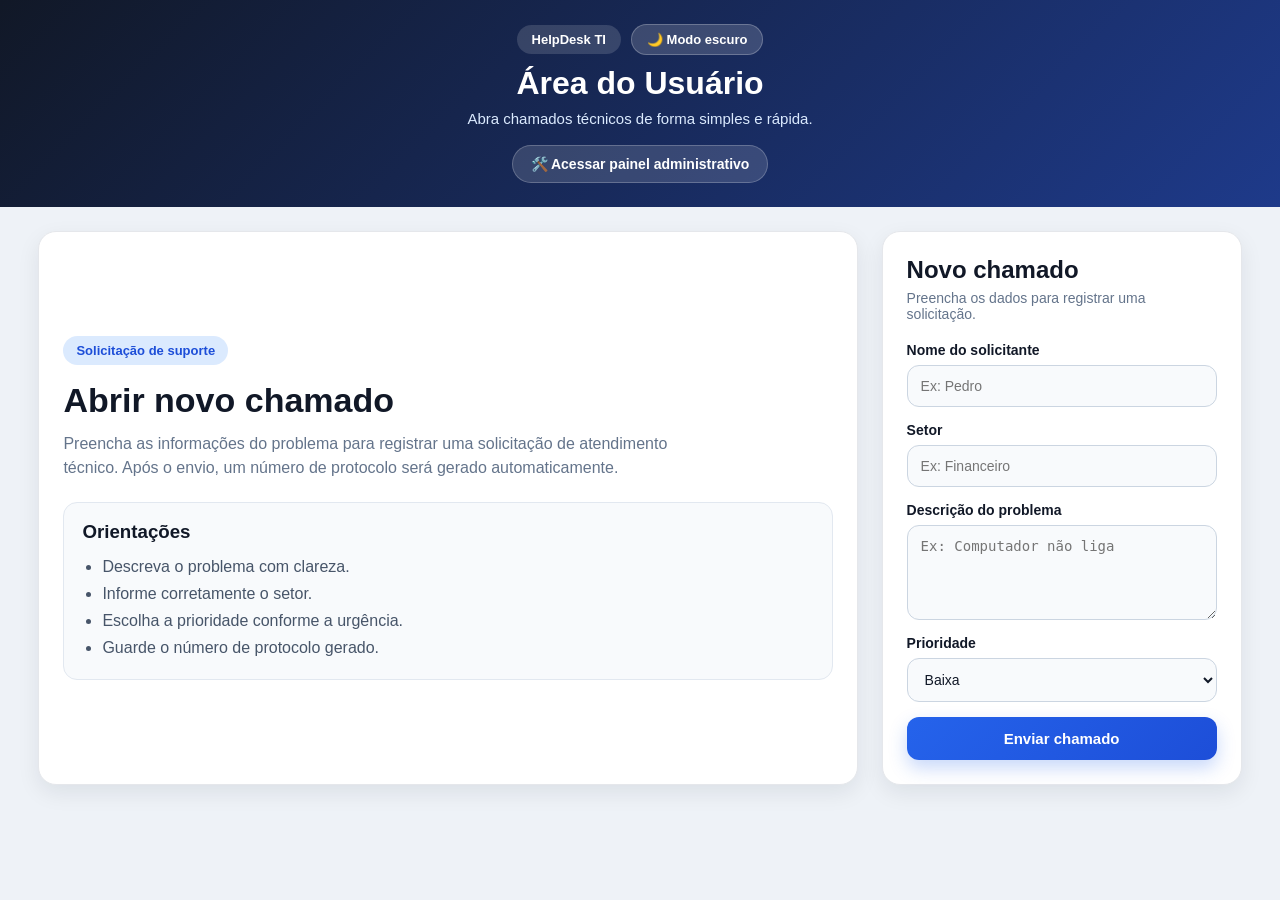
<file: index.html>
<!DOCTYPE html>
<html lang="pt-BR">
<head>
    <meta charset="UTF-8">
    <meta http-equiv="refresh" content="0; url=frontend/usuario.html">
    <meta name="viewport" content="width=device-width, initial-scale=1.0">
    <title>Sistema de Chamados de TI</title>
</head>
<body>
    <p>Redirecionando para o Sistema de Chamados de TI...</p>

    <p>
        Se não for redirecionado automaticamente,
        <a href="frontend/usuario.html">clique aqui</a>.
    </p>
</body>
</html>
</file>
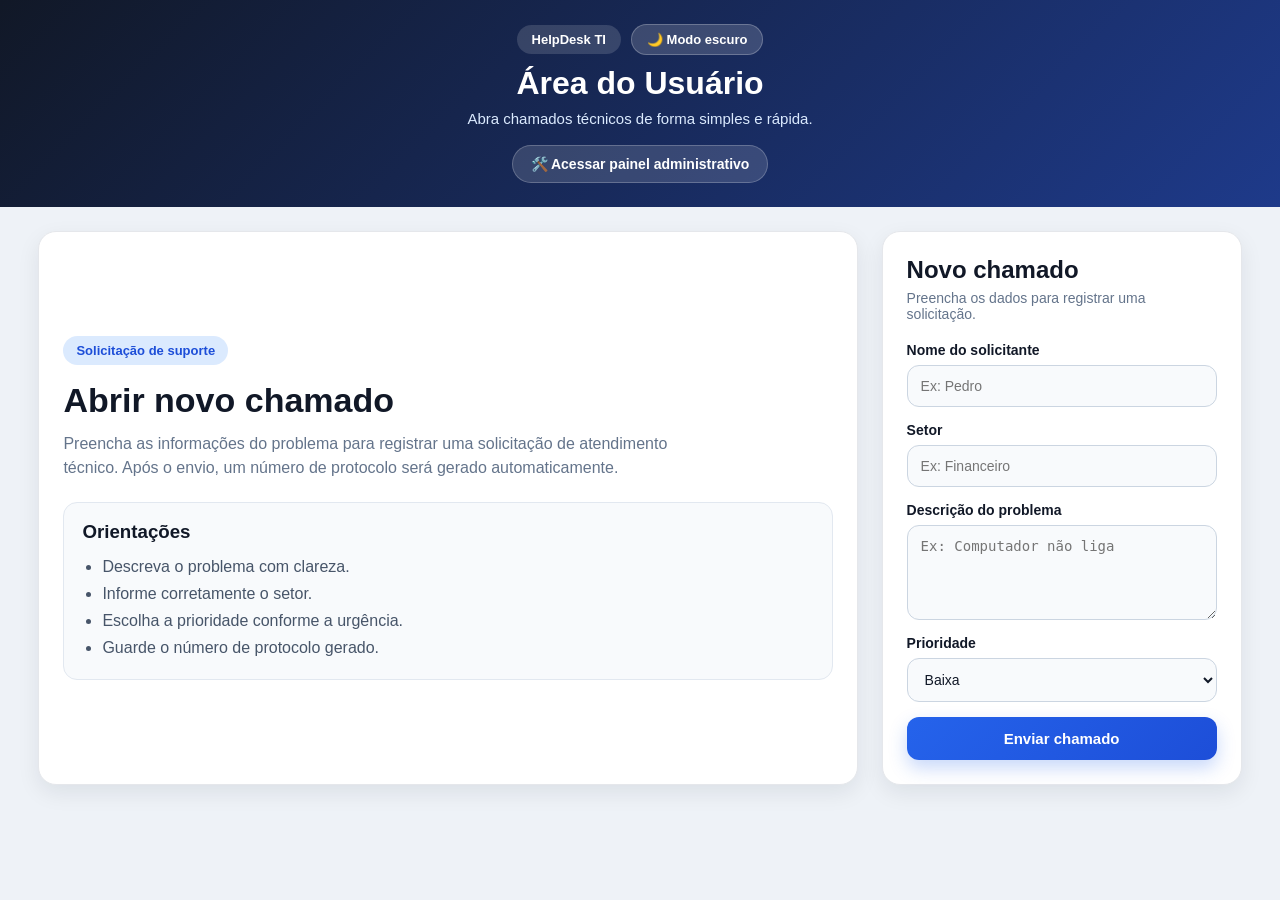
<file: frontend/index.html>
<!DOCTYPE html>
<html lang="pt-BR">
<head>
    <meta charset="UTF-8">
    <meta http-equiv="refresh" content="0; url=usuario.html">
    <meta name="viewport" content="width=device-width, initial-scale=1.0">
    <title>Sistema de Chamados de TI</title>
</head>
<body>
    <p>Redirecionando para a Área do Usuário...</p>
</body>
</html>
</file>
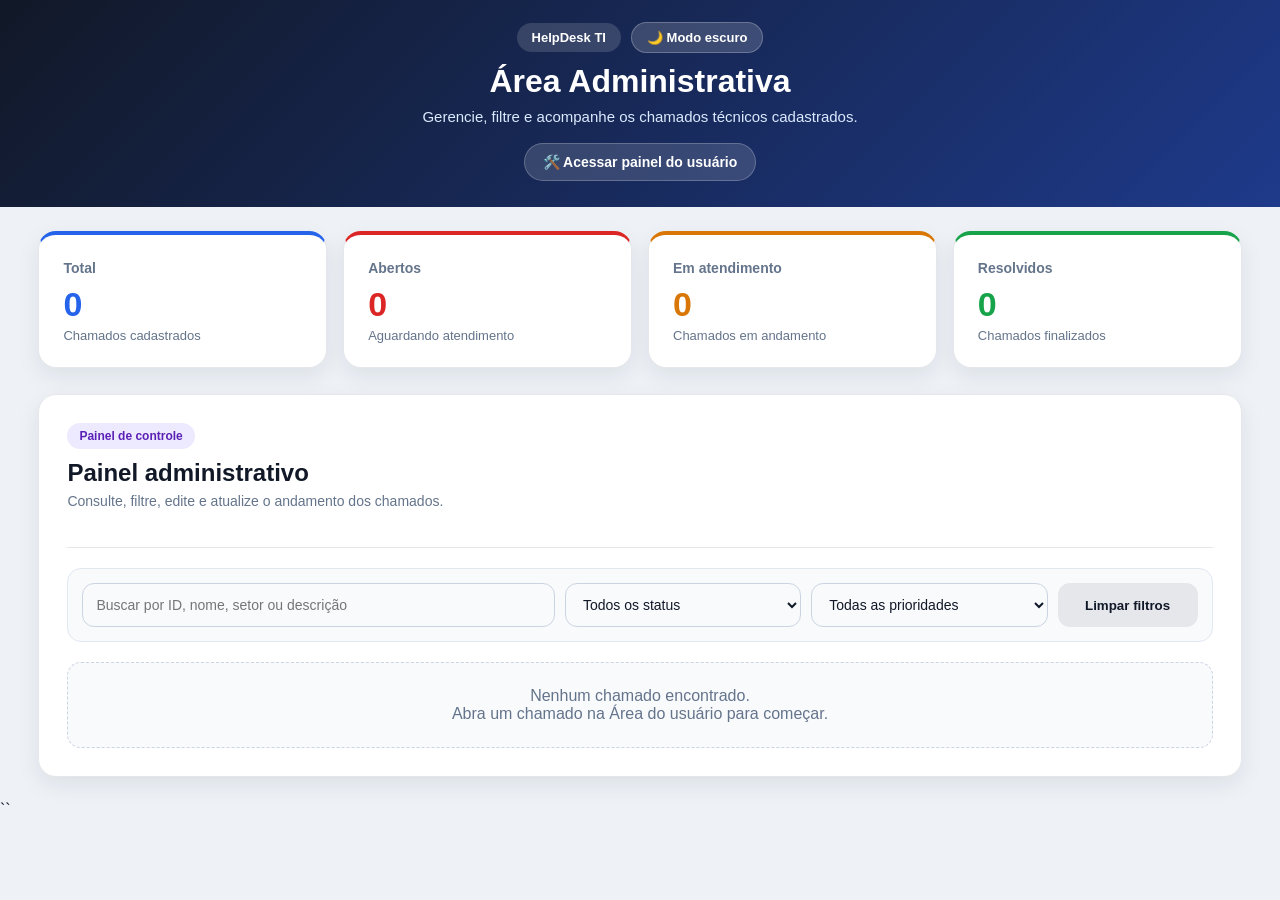
<file: frontend/admin.html>
<!DOCTYPE html>
<html lang="pt-BR">
<head>
    <meta charset="UTF-8">
    <meta name="viewport" content="width=device-width, initial-scale=1.0">
    <title>Área Administrativa - Sistema de Chamados</title>
    <link rel="stylesheet" href="style.css?v=200">
</head>
<body>
    <header class="cabecalho cabecalho-admin">
        <div class="conteudo-cabecalho">
            <div class="topo-cabecalho">
                <span class="tag-projeto">HelpDesk TI</span>

                <button id="btnTema" class="btn-tema" type="button">
                    🌙 Modo escuro
                </button>
            </div>

            <h1>Área Administrativa</h1>
            <p>Gerencie, filtre e acompanhe os chamados técnicos cadastrados.</p>

            <div class="acoes-admin-topo">
                <a href="usuario.html" class="link-voltar">
                    🛠️ Acessar painel do usuário
                </a>
            </div>
        </div>
    </header>

    <main>
        <section class="area area-admin ativa">
            <section class="cards-estatisticas">
                <div class="card card-total">
                    <span>Total</span>
                    <h2 id="totalChamados">0</h2>
                    <p>Chamados cadastrados</p>
                </div>

                <div class="card card-aberto">
                    <span>Abertos</span>
                    <h2 id="chamadosAbertos">0</h2>
                    <p>Aguardando atendimento</p>
                </div>

                <div class="card card-atendimento">
                    <span>Em atendimento</span>
                    <h2 id="chamadosAtendimento">0</h2>
                    <p>Chamados em andamento</p>
                </div>

                <div class="card card-resolvido">
                    <span>Resolvidos</span>
                    <h2 id="chamadosResolvidos">0</h2>
                    <p>Chamados finalizados</p>
                </div>
            </section>

            <section class="area-chamados painel-admin">
                <div class="topo-lista topo-admin">
                    <div>
                        <span class="etiqueta-admin">Painel de controle</span>
                        <h2>Painel administrativo</h2>
                        <p class="subtitulo">
                            Consulte, filtre, edite e atualize o andamento dos chamados.
                        </p>
                    </div>
                </div>

                <div class="filtros">
                    <input type="text" id="campoBusca" placeholder="Buscar por ID, nome, setor ou descrição">

                    <select id="filtroStatus">
                        <option value="Todos">Todos os status</option>
                        <option value="Aberto">Aberto</option>
                        <option value="Em atendimento">Em atendimento</option>
                        <option value="Resolvido">Resolvido</option>
                    </select>

                    <select id="filtroPrioridade">
                        <option value="Todas">Todas as prioridades</option>
                        <option value="Baixa">Baixa</option>
                        <option value="Média">Média</option>
                        <option value="Alta">Alta</option>
                    </select>

                    <button type="button" id="btnLimparFiltros" class="btn-secundario">
                        Limpar filtros
                    </button>
                </div>

                <div id="listaChamados" class="lista-chamados">
                    <!-- Chamados gerados pelo JavaScript -->
                </div>
            </section>
        </section>
    </main>

    <div id="toast" class="toast"></div>

    <script src="script.js?v=200"></script>
</body>
</html>
``
</file>
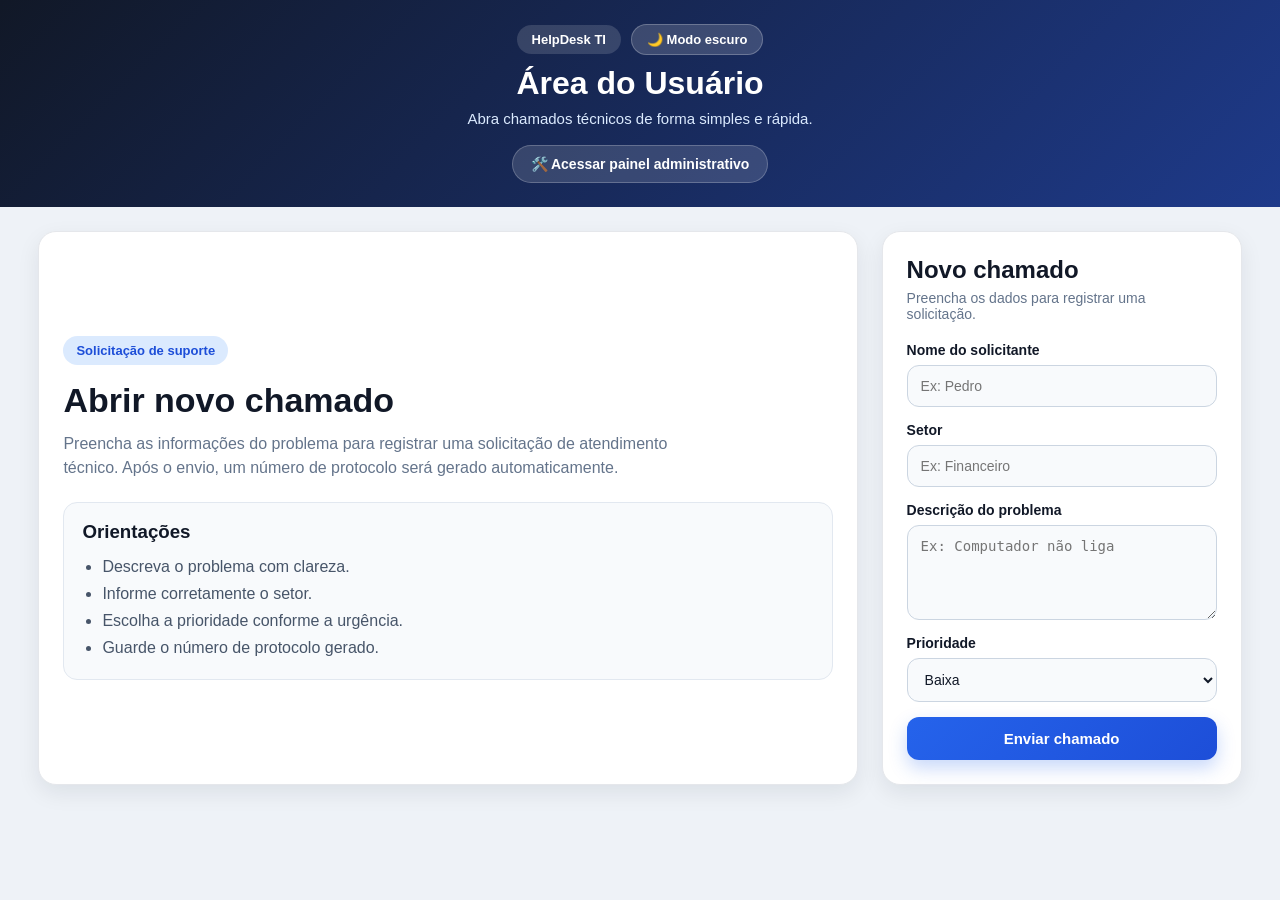
<file: frontend/usuario.html>
<!DOCTYPE html>
<html lang="pt-BR">
<head>
    <meta charset="UTF-8">
    <meta name="viewport" content="width=device-width, initial-scale=1.0">
    <title>Área do Usuário - Sistema de Chamados</title>
    <link rel="stylesheet" href="style.css?v=100">
</head>
<body>
    <header class="cabecalho">
    <div class="conteudo-cabecalho">
        <div class="topo-cabecalho">
            <span class="tag-projeto">HelpDesk TI</span>

            <button id="btnTema" class="btn-tema" type="button">
                🌙 Modo escuro
            </button>
        </div>

        <h1>Área do Usuário</h1>
        <p>Abra chamados técnicos de forma simples e rápida.</p>

        <div class="acoes-admin-topo">
            <a href="admin.html" class="link-voltar">
                🛠️ Acessar painel administrativo 
            </a>
        </div>
    </div>
</header>

    <main>
        <section class="area area-usuario ativa">
            <div class="painel-usuario">
                <div class="texto-usuario">
                    <span class="etiqueta">Solicitação de suporte</span>

                    <h2>Abrir novo chamado</h2>

                    <p>
                        Preencha as informações do problema para registrar uma solicitação de atendimento técnico.
                        Após o envio, um número de protocolo será gerado automaticamente.
                    </p>

                    <div class="dicas">
                        <h3>Orientações</h3>
                        <ul>
                            <li>Descreva o problema com clareza.</li>
                            <li>Informe corretamente o setor.</li>
                            <li>Escolha a prioridade conforme a urgência.</li>
                            <li>Guarde o número de protocolo gerado.</li>
                        </ul>
                    </div>
                </div>

                <aside class="formulario">
                    <h2 id="tituloFormulario">Novo chamado</h2>

                    <p class="subtitulo" id="subtituloFormulario">
                        Preencha os dados para registrar uma solicitação.
                    </p>

                    <form id="formChamado">
                        <label for="nome">Nome do solicitante</label>
                        <input type="text" id="nome" placeholder="Ex: Pedro">

                        <label for="setor">Setor</label>
                        <input type="text" id="setor" placeholder="Ex: Financeiro">

                        <label for="descricao">Descrição do problema</label>
                        <textarea id="descricao" placeholder="Ex: Computador não liga"></textarea>

                        <label for="prioridade">Prioridade</label>
                        <select id="prioridade">
                            <option value="Baixa">Baixa</option>
                            <option value="Média">Média</option>
                            <option value="Alta">Alta</option>
                        </select>

                        <button type="submit" class="btn-principal" id="btnSubmit">
                            Enviar chamado
                        </button>

                        <button type="button" class="btn-cancelar-edicao escondido" id="btnCancelarEdicao">
                            Cancelar edição
                        </button>
                    </form>
                </aside>
            </div>

            <div id="mensagemProtocolo" class="mensagem-protocolo escondido"></div>
        </section>
    </main>

    <div id="toast" class="toast"></div>

    <script src="script.js?v=100"></script>
</body>
</html>
</file>
<file: frontend/style.css>
* {
    margin: 0;
    padding: 0;
    box-sizing: border-box;
}

body {
    font-family: Arial, Helvetica, sans-serif;
    background: #eef2f7;
    color: #111827;
}

/* CABEÇALHO */

.cabecalho {
    background: linear-gradient(135deg, #111827, #1e3a8a);
    color: white;
    padding: 24px 16px;
    text-align: center;
}

.conteudo-cabecalho {
    width: 94%;
    max-width: 1300px;
    margin: 0 auto;
}

.topo-cabecalho {
    display: flex;
    justify-content: center;
    align-items: center;
    gap: 10px;
    margin-bottom: 10px;
}

.tag-projeto {
    display: inline-block;
    background-color: rgba(255, 255, 255, 0.14);
    padding: 7px 15px;
    border-radius: 999px;
    font-size: 13px;
    font-weight: bold;
}

.btn-tema {
    background-color: rgba(255, 255, 255, 0.16);
    color: white;
    padding: 7px 15px;
    border-radius: 999px;
    font-size: 13px;
    border: 1px solid rgba(255, 255, 255, 0.24);
    cursor: pointer;
    font-weight: bold;
}

.btn-tema:hover {
    background-color: rgba(255, 255, 255, 0.26);
}

.cabecalho h1 {
    font-size: 32px;
    margin-bottom: 8px;
}

.cabecalho p {
    color: #dbeafe;
    font-size: 15px;
}

/* ABAS */

.abas {
    display: flex;
    justify-content: center;
    gap: 12px;
    margin-top: 22px;
    flex-wrap: wrap;
}

.aba {
    background: rgba(255, 255, 255, 0.12);
    color: white;
    border: 1px solid rgba(255, 255, 255, 0.22);
    padding: 11px 18px;
    border-radius: 999px;
    cursor: pointer;
    font-weight: bold;
    font-size: 14px;
}

.aba:hover {
    background: rgba(255, 255, 255, 0.22);
}

.aba.ativa {
    background: white;
    color: #1e3a8a;
}

/* CONTEÚDO */

main {
    width: 94%;
    max-width: 1300px;
    margin: 24px auto;
}

.area {
    display: none;
}

.area.ativa {
    display: block;
}

/* ÁREA DO USUÁRIO */

.painel-usuario {
    display: grid;
    grid-template-columns: minmax(0, 1fr) 360px;
    gap: 24px;
    align-items: stretch;
}

.texto-usuario,
.formulario,
.area-chamados,
.card {
    background: white;
    border-radius: 18px;
    padding: 24px;
    border: 1px solid #e5e7eb;
    box-shadow: 0 8px 22px rgba(15, 23, 42, 0.08);
}

.texto-usuario {
    display: flex;
    flex-direction: column;
    justify-content: center;
}

.etiqueta {
    display: inline-block;
    width: fit-content;
    background: #dbeafe;
    color: #1d4ed8;
    padding: 7px 13px;
    border-radius: 999px;
    font-size: 13px;
    font-weight: bold;
    margin-bottom: 16px;
}

.texto-usuario h2 {
    font-size: 34px;
    margin-bottom: 12px;
}

.texto-usuario p {
    color: #64748b;
    max-width: 650px;
    line-height: 1.5;
    margin-bottom: 22px;
}

.dicas {
    background: #f8fafc;
    border: 1px solid #e2e8f0;
    padding: 18px;
    border-radius: 14px;
}

.dicas h3 {
    margin-bottom: 10px;
}

.dicas ul {
    padding-left: 20px;
    color: #475569;
    line-height: 1.7;
}

.formulario h2,
.area-chamados h2 {
    font-size: 24px;
    margin-bottom: 6px;
}

.subtitulo {
    color: #64748b;
    font-size: 14px;
    margin-bottom: 20px;
}

/* FORMULÁRIO */

form {
    display: flex;
    flex-direction: column;
}

label {
    font-size: 14px;
    font-weight: bold;
    margin-bottom: 7px;
}

input,
textarea,
select {
    width: 100%;
    padding: 12px 13px;
    margin-bottom: 15px;
    border: 1px solid #cbd5e1;
    border-radius: 12px;
    background: #f8fafc;
    color: #111827;
    outline: none;
    font-size: 14px;
    transition: 0.2s ease;
}

input:focus,
textarea:focus,
select:focus {
    border-color: #2563eb;
    background: white;
    box-shadow: 0 0 0 4px rgba(37, 99, 235, 0.12);
}

textarea {
    min-height: 95px;
    resize: vertical;
}

button {
    border: none;
    cursor: pointer;
    font-weight: bold;
    border-radius: 12px;
    transition: 0.18s ease;
}

button:hover {
    transform: translateY(-1px);
}

.btn-principal {
    background: linear-gradient(135deg, #2563eb, #1d4ed8);
    color: white;
    padding: 13px;
    font-size: 15px;
    box-shadow: 0 8px 18px rgba(37, 99, 235, 0.25);
}

.btn-principal:hover {
    background: linear-gradient(135deg, #1d4ed8, #1e40af);
}

.btn-cancelar-edicao {
    margin-top: 10px;
    background: #64748b;
    color: white;
    padding: 12px;
    font-size: 14px;
}

.btn-cancelar-edicao:hover {
    background: #475569;
}

.escondido {
    display: none;
}

.mensagem-protocolo {
    margin-top: 18px;
    background: #dcfce7;
    color: #166534;
    padding: 16px 18px;
    border-radius: 14px;
    border: 1px solid #86efac;
    font-weight: bold;
}

/* ÁREA ADMIN */

.cards-estatisticas {
    display: grid;
    grid-template-columns: repeat(4, 1fr);
    gap: 16px;
    margin-bottom: 24px;
}

.card {
    min-height: 105px;
    transition: 0.2s ease;
}

.card:hover {
    transform: translateY(-3px);
    box-shadow: 0 14px 30px rgba(15, 23, 42, 0.12);
}

.card span {
    font-size: 14px;
    font-weight: bold;
    color: #64748b;
}

.card h2 {
    font-size: 34px;
    margin: 8px 0 4px;
}

.card p {
    color: #64748b;
    font-size: 13px;
}

.card-total h2 {
    color: #2563eb;
}

.card-aberto h2 {
    color: #dc2626;
}

.card-atendimento h2 {
    color: #d97706;
}

.card-resolvido h2 {
    color: #16a34a;
}

.topo-lista {
    margin-bottom: 18px;
}

.filtros {
    display: grid;
    grid-template-columns: minmax(240px, 2fr) minmax(160px, 1fr) minmax(170px, 1fr) 140px;
    gap: 10px;
    align-items: center;
    margin-bottom: 20px;
}

.filtros input,
.filtros select {
    height: 44px;
    margin-bottom: 0;
}

.btn-secundario {
    height: 44px;
    background: #e5e7eb;
    color: #111827;
    padding: 0 14px;
    white-space: nowrap;
}

.btn-secundario:hover {
    background: #d1d5db;
}

.lista-chamados {
    display: grid;
    gap: 16px;
}

.mensagem-vazia {
    background: #f8fafc;
    color: #64748b;
    padding: 24px;
    border-radius: 14px;
    border: 1px dashed #cbd5e1;
    text-align: center;
}

/* CARD DE CHAMADO */

.chamado {
    display: grid;
    grid-template-columns: minmax(0, 1fr) 220px;
    gap: 18px;
    background: #f8fafc;
    border: 1px solid #e2e8f0;
    border-left: 7px solid #2563eb;
    border-radius: 16px;
    padding: 18px;
    animation: aparecer 0.25s ease;
}

@keyframes aparecer {
    from {
        opacity: 0;
        transform: translateY(8px);
    }

    to {
        opacity: 1;
        transform: translateY(0);
    }
}

.conteudo-chamado {
    min-width: 0;
}

.chamado h3 {
    font-size: 20px;
    margin-bottom: 4px;
}

.chamado-data {
    color: #64748b;
    font-size: 13px;
    margin-bottom: 4px;
}

.chamado-resolucao {
    color: #16a34a;
    font-size: 13px;
    font-weight: bold;
    margin-bottom: 8px;
}

.badges {
    display: flex;
    gap: 8px;
    flex-wrap: wrap;
    margin: 12px 0;
}

.badge {
    display: inline-block;
    padding: 6px 11px;
    border-radius: 999px;
    font-size: 12px;
    font-weight: bold;
}

.status-aberto {
    background: #fee2e2;
    color: #991b1b;
}

.status-atendimento {
    background: #fef3c7;
    color: #92400e;
}

.status-resolvido {
    background: #dcfce7;
    color: #166534;
}

.prioridade-baixa {
    background: #dbeafe;
    color: #1d4ed8;
}

.prioridade-media {
    background: #ede9fe;
    color: #5b21b6;
}

.prioridade-alta {
    background: #ffe4e6;
    color: #be123c;
}

.chamado-info {
    display: grid;
    gap: 6px;
}

.chamado-info p {
    line-height: 1.35;
}

/* BOTÕES */

.botoes-chamado {
    display: grid;
    grid-template-columns: 1fr;
    gap: 10px;
    align-self: center;
}

.botoes-chamado button {
    width: 100%;
    color: white;
    padding: 12px 10px;
    font-size: 13px;
    border-radius: 14px;
    box-shadow: 0 7px 16px rgba(15, 23, 42, 0.18);
}

.botoes-chamado button:hover {
    transform: translateY(-3px);
    box-shadow: 0 12px 26px rgba(15, 23, 42, 0.24);
    filter: brightness(1.06);
}

.botoes-chamado button:active {
    transform: scale(0.96);
}

.btn-editar {
    background: linear-gradient(135deg, #7c3aed, #5b21b6);
}

.btn-atendimento {
    background: linear-gradient(135deg, #f59e0b, #d97706);
}

.btn-resolver {
    background: linear-gradient(135deg, #16a34a, #15803d);
}

.btn-reabrir {
    background: linear-gradient(135deg, #2563eb, #1d4ed8);
}

.btn-excluir {
    background: linear-gradient(135deg, #dc2626, #b91c1c);
}

/* TOAST */

.toast {
    position: fixed;
    right: 24px;
    bottom: 24px;
    background: #111827;
    color: white;
    padding: 14px 18px;
    border-radius: 12px;
    box-shadow: 0 10px 25px rgba(15, 23, 42, 0.25);
    opacity: 0;
    pointer-events: none;
    transform: translateY(15px);
    transition: 0.25s ease;
    font-size: 14px;
    z-index: 100;
}

.toast.ativo {
    opacity: 1;
    transform: translateY(0);
}

/* MODO ESCURO */

body.modo-escuro {
    background: #0f172a;
    color: #e5e7eb;
}

body.modo-escuro .texto-usuario,
body.modo-escuro .formulario,
body.modo-escuro .area-chamados,
body.modo-escuro .card {
    background: #111827;
    border-color: #1f2937;
    color: #e5e7eb;
}

body.modo-escuro input,
body.modo-escuro textarea,
body.modo-escuro select {
    background: #0f172a;
    border-color: #334155;
    color: #e5e7eb;
}

body.modo-escuro input::placeholder,
body.modo-escuro textarea::placeholder {
    color: #94a3b8;
}

body.modo-escuro .chamado,
body.modo-escuro .dicas {
    background: #0f172a;
    border-color: #334155;
}

body.modo-escuro .chamado {
    border-left-color: #3b82f6;
}

body.modo-escuro .subtitulo,
body.modo-escuro .chamado-data,
body.modo-escuro .card span,
body.modo-escuro .card p,
body.modo-escuro .texto-usuario p,
body.modo-escuro .dicas ul {
    color: #94a3b8;
}

body.modo-escuro .mensagem-vazia {
    background: #0f172a;
    border-color: #334155;
    color: #94a3b8;
}

body.modo-escuro .btn-secundario {
    background: #334155;
    color: #e5e7eb;
}

body.modo-escuro .btn-secundario:hover {
    background: #475569;
}

body.modo-escuro .mensagem-protocolo {
    background: #052e16;
    color: #86efac;
    border-color: #166534;
}

/* RESPONSIVO */

@media (max-width: 1050px) {
    .painel-usuario {
        grid-template-columns: 1fr;
    }

    .cards-estatisticas {
        grid-template-columns: repeat(2, 1fr);
    }

    .filtros {
        grid-template-columns: 1fr 1fr;
    }

    .btn-secundario {
        grid-column: span 2;
    }

    .chamado {
        grid-template-columns: 1fr;
    }

    .botoes-chamado {
        grid-template-columns: repeat(2, 1fr);
    }
}

@media (max-width: 600px) {
    main {
        width: 94%;
    }

    .cabecalho h1 {
        font-size: 26px;
    }

    .topo-cabecalho,
    .abas {
        flex-direction: column;
    }

    .cards-estatisticas {
        grid-template-columns: 1fr;
    }

    .filtros {
        grid-template-columns: 1fr;
    }

    .btn-secundario {
        grid-column: auto;
    }

    .botoes-chamado {
        grid-template-columns: 1fr;
    }

    .texto-usuario h2 {
        font-size: 28px;
    }
}

/* AJUSTE DOS LINKS DAS ABAS */

.abas a {
    text-decoration: none;
    color: inherit;
}

.abas a:visited {
    color: inherit;
}

.abas a.ativa {
    background: white;
    color: #1e3a8a;
}

/* ===== AJUSTES DA ÁREA ADMINISTRATIVA ===== */

.cabecalho-admin {
    padding: 22px 16px 26px;
}

.tag-admin {
    display: inline-block;
    margin-top: 6px;
    margin-bottom: 10px;
    background: rgba(255, 255, 255, 0.14);
    color: #dbeafe;
    padding: 6px 14px;
    border-radius: 999px;
    font-size: 13px;
    font-weight: bold;
    border: 1px solid rgba(255, 255, 255, 0.18);
}

.acoes-admin-topo {
    margin-top: 18px;
}

.link-voltar {
    display: inline-block;
    text-decoration: none;
    background: rgba(255, 255, 255, 0.14);
    color: white;
    padding: 10px 18px;
    border-radius: 999px;
    font-weight: bold;
    font-size: 14px;
    border: 1px solid rgba(255, 255, 255, 0.22);
    transition: 0.2s ease;
}

.link-voltar:hover {
    background: rgba(255, 255, 255, 0.26);
    transform: translateY(-1px);
}

.link-voltar:visited {
    color: white;
}

.painel-admin {
    padding: 28px;
}

.topo-admin {
    border-bottom: 1px solid #e5e7eb;
    padding-bottom: 18px;
    margin-bottom: 20px;
}

.etiqueta-admin {
    display: inline-block;
    background: #ede9fe;
    color: #5b21b6;
    padding: 6px 12px;
    border-radius: 999px;
    font-size: 12px;
    font-weight: bold;
    margin-bottom: 10px;
}

.area-admin .cards-estatisticas {
    margin-bottom: 26px;
}

.area-admin .card {
    border-top: 4px solid transparent;
}

.area-admin .card-total {
    border-top-color: #2563eb;
}

.area-admin .card-aberto {
    border-top-color: #dc2626;
}

.area-admin .card-atendimento {
    border-top-color: #d97706;
}

.area-admin .card-resolvido {
    border-top-color: #16a34a;
}

.area-admin .filtros {
    background: #f8fafc;
    padding: 14px;
    border-radius: 14px;
    border: 1px solid #e2e8f0;
}

body.modo-escuro .topo-admin {
    border-bottom-color: #334155;
}

body.modo-escuro .etiqueta-admin {
    background: #2e1065;
    color: #ddd6fe;
}

body.modo-escuro .area-admin .filtros {
    background: #0f172a;
    border-color: #334155;
}

body.modo-escuro .link-voltar {
    background: rgba(255, 255, 255, 0.14);
    color: white;
}

body.modo-escuro .link-voltar:hover {
    background: rgba(255, 255, 255, 0.26);
}
</file>
